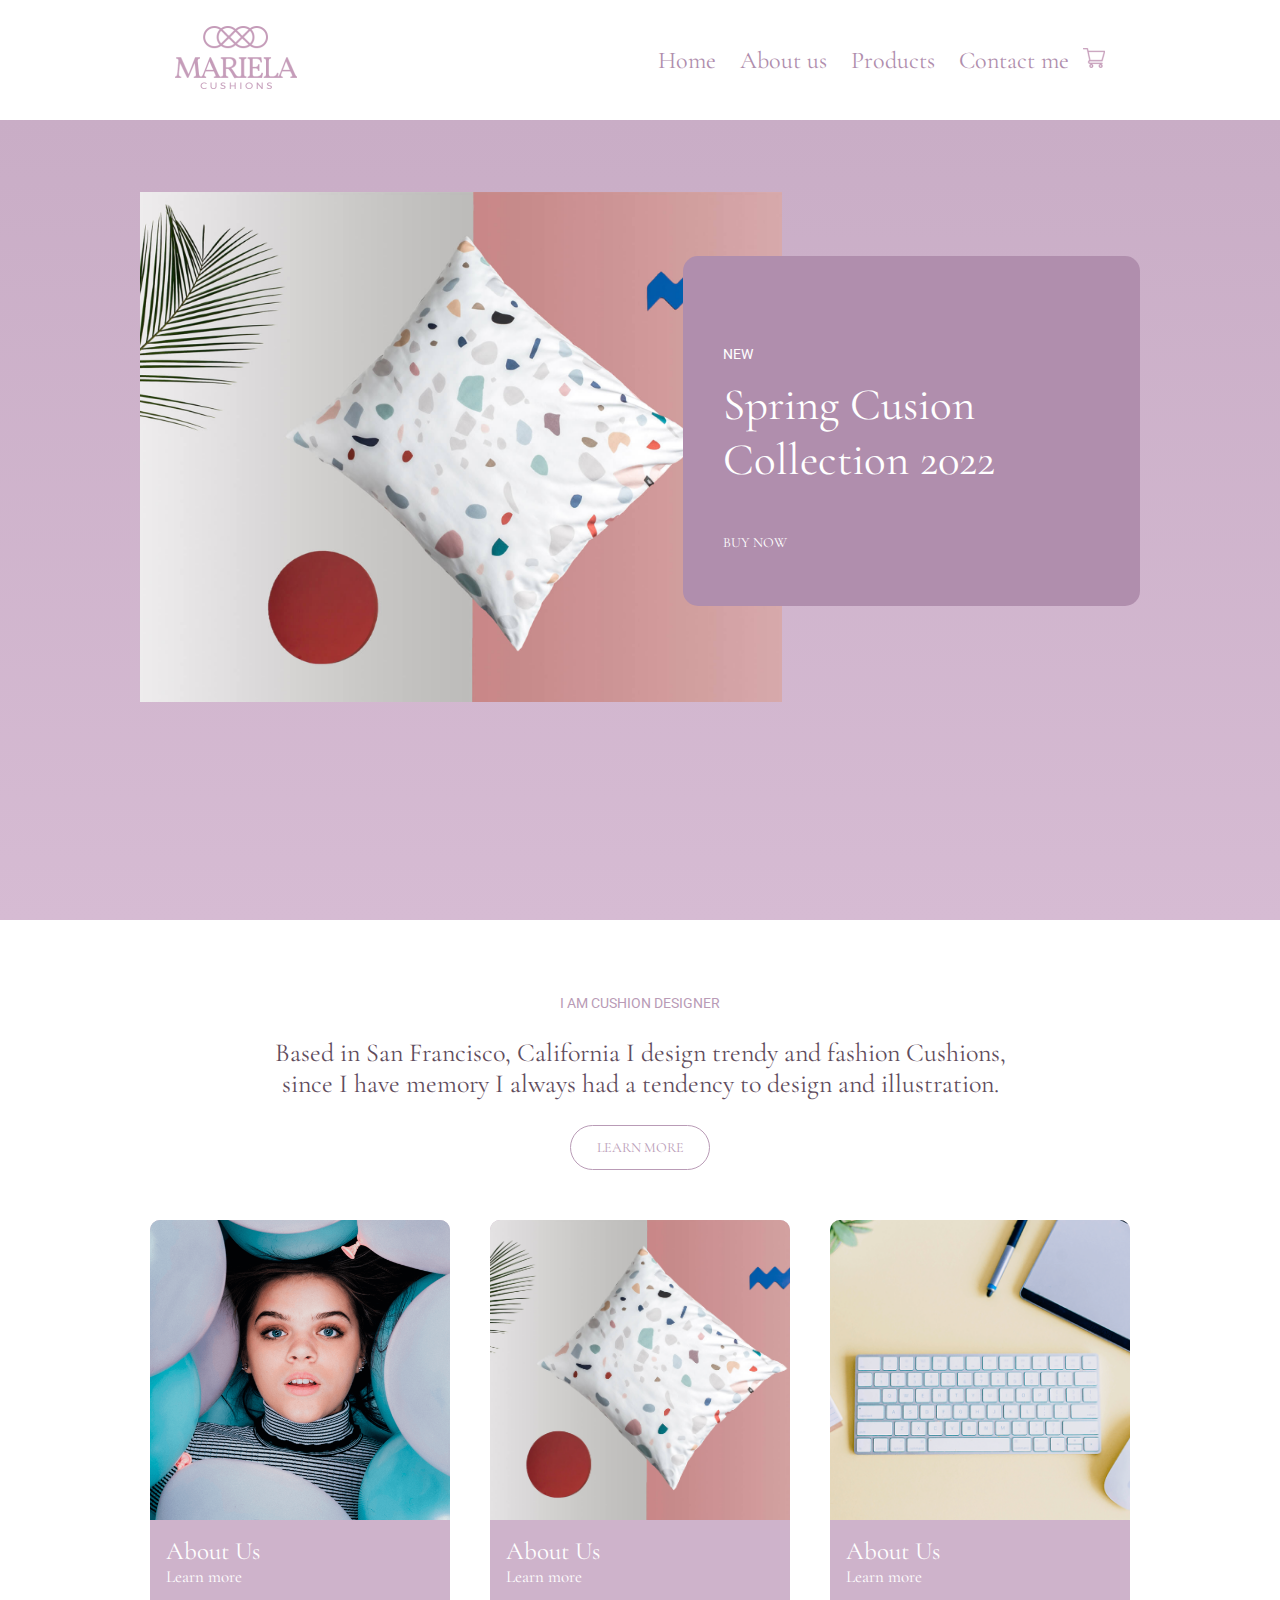
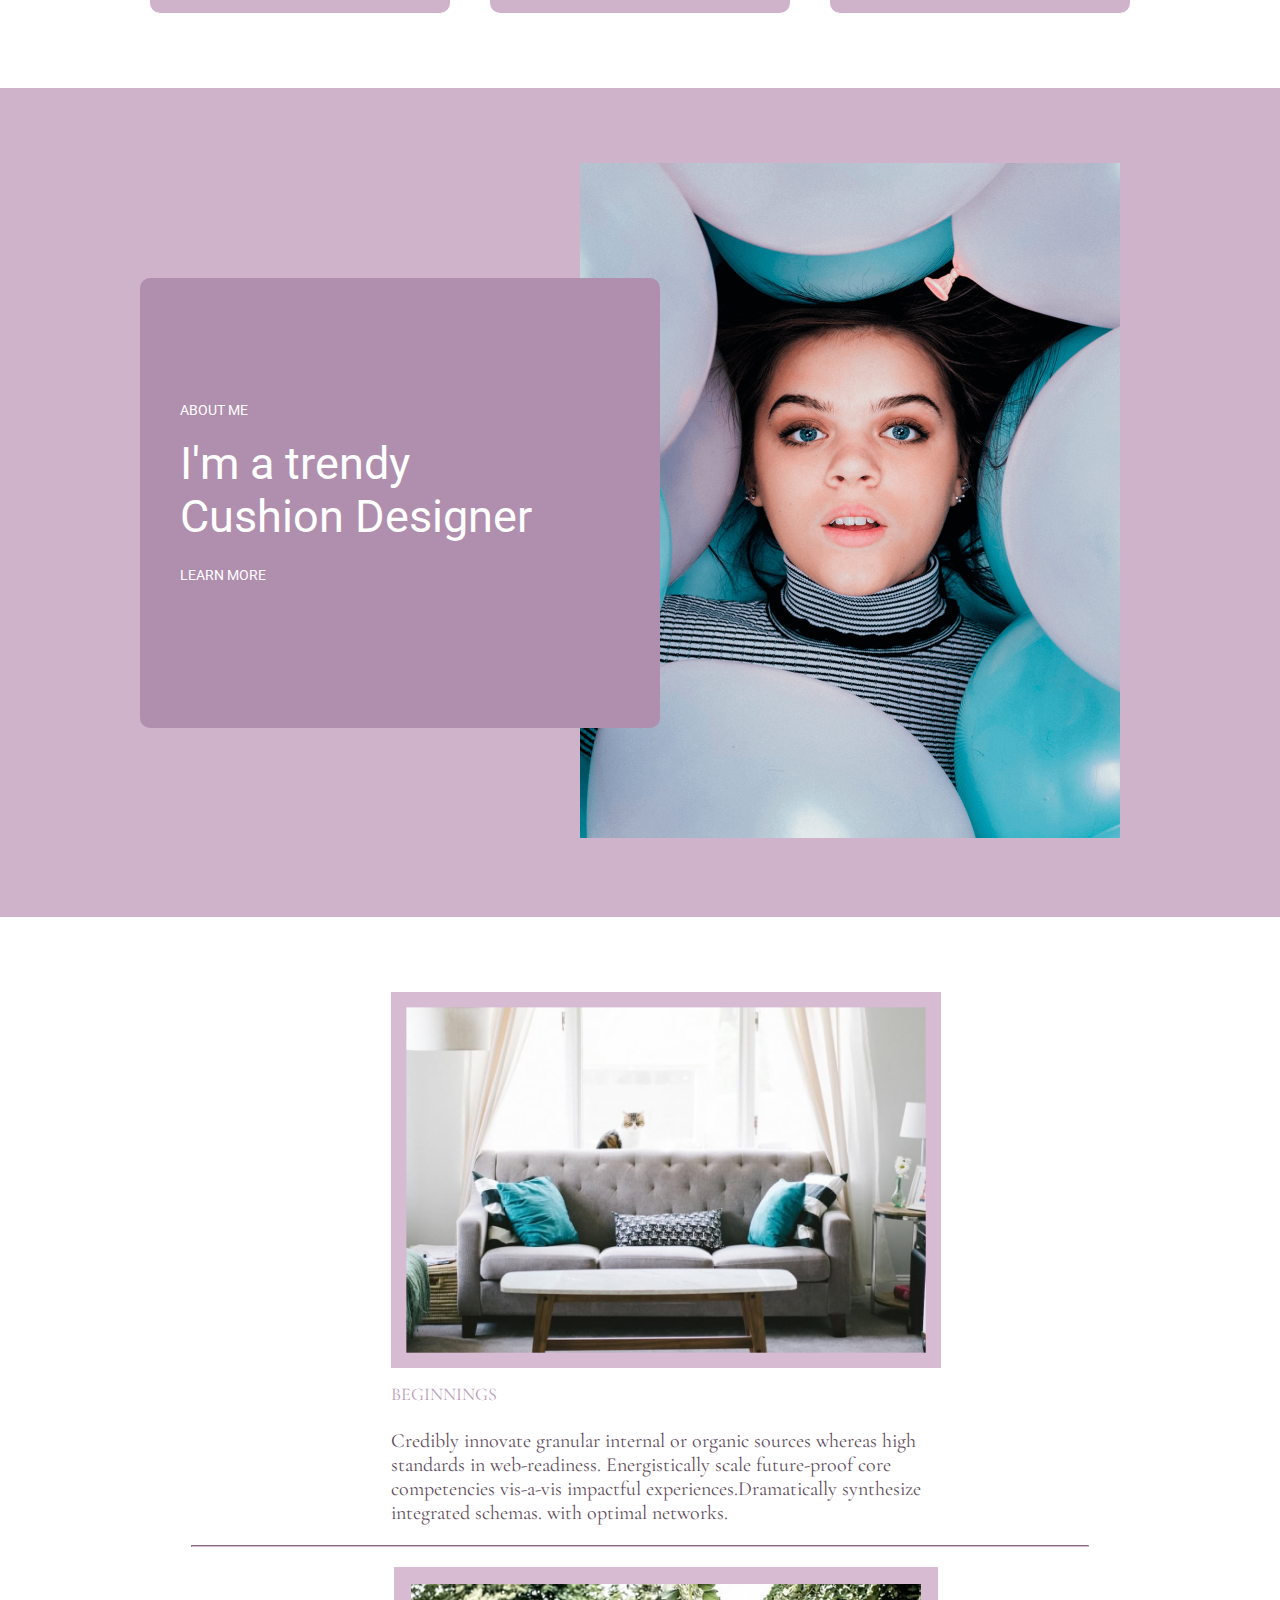
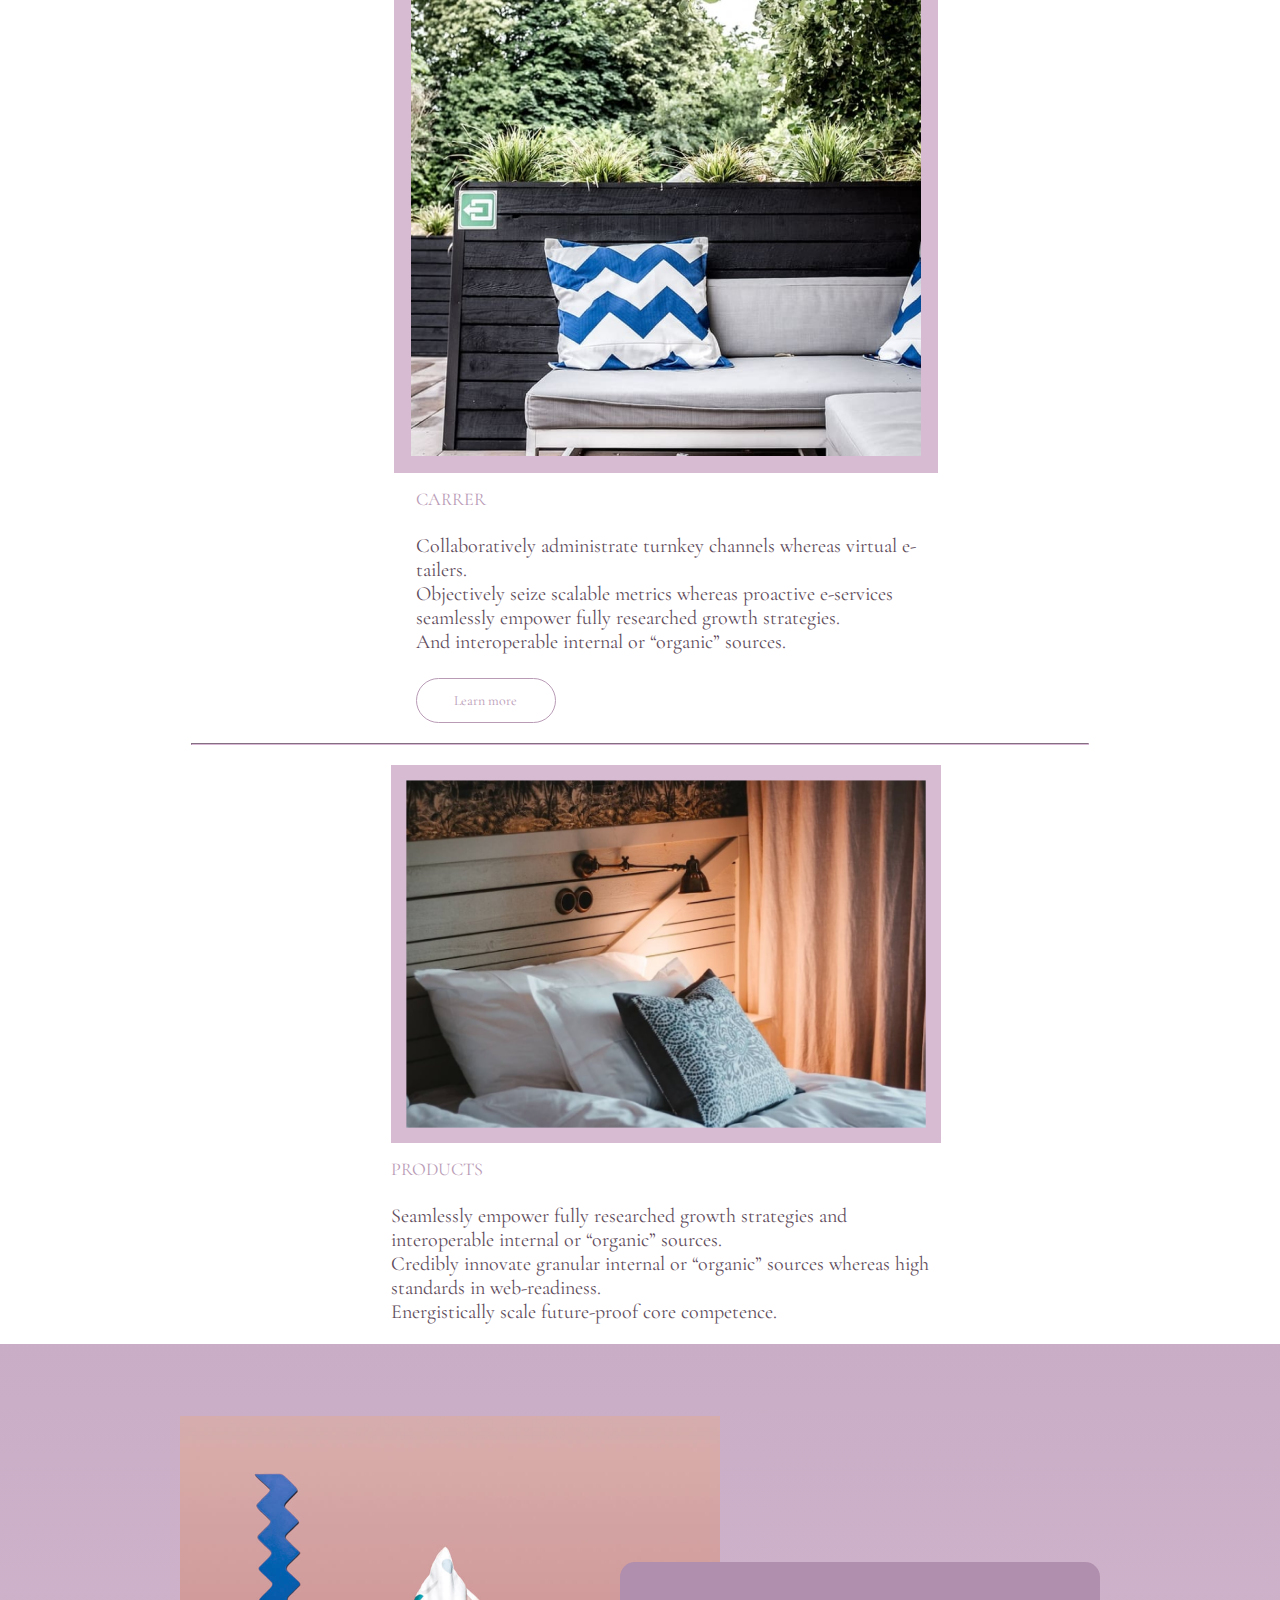
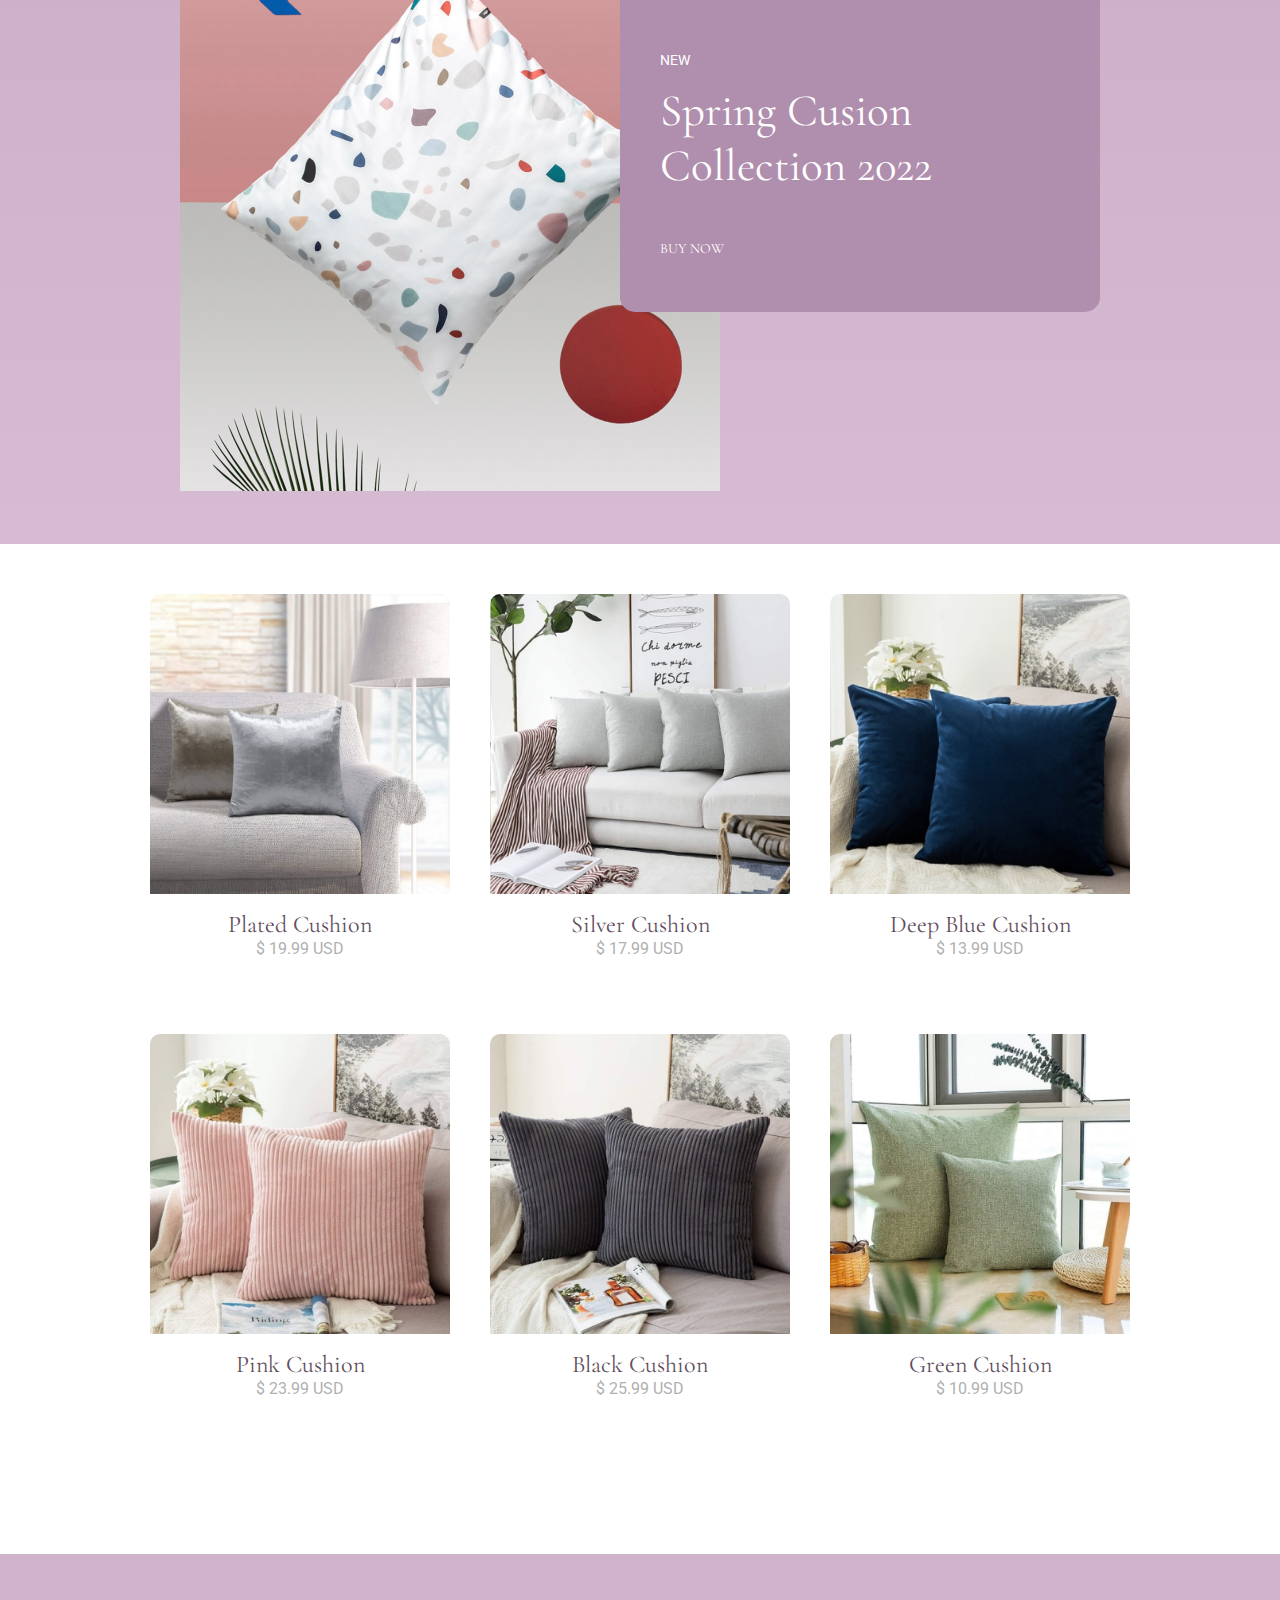
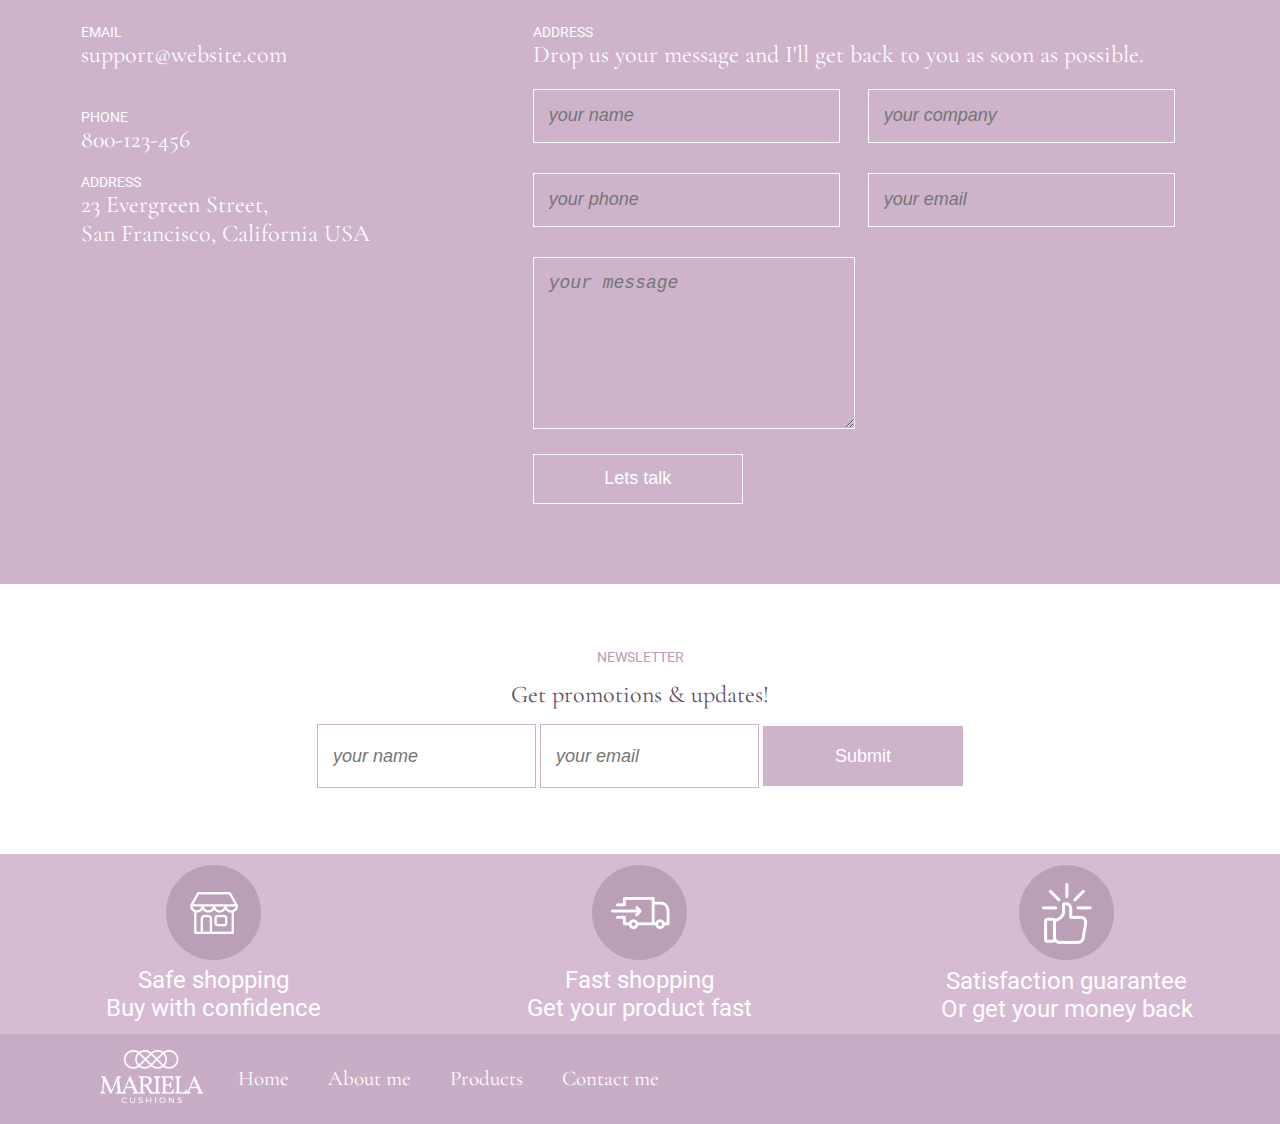
<file: Mariela/mariela.html>
<!DOCTYPE html>
<html lang="en">

<head>
  <meta charset="UTF-8" />
  <meta http-equiv="X-UA-Compatible" content="IE=edge" />
  <meta name="viewport" content="width=device-width, initial-scale=1.0" />
  <link rel="stylesheet" href="style/style.css" />
  <link rel="preconnect" href="https://fonts.googleapis.com" />
  <link rel="preconnect" href="https://fonts.gstatic.com" crossorigin />
  

  <title>Mariela</title>
</head>

<body>
  <div class="main">
    <!--Header part-->
    <header>
      <div class="logo">
        <a href="index.html"><img src="images/logo.png" alt="logo" /></a>
      </div>
      <nav class="nav-bar">
        <a href="#">Home</a>
        <a href="#">About us</a>
        <a href="#">Products</a>
        <a href="#">Contact me</a>
        <img style="cursor: pointer" src="images/card.png" alt="card" />
      </nav>
    </header>
    <!--Image Part starts from here-->
    <section id="face">
      <div class="img-container">
        <div class="image-capturer">
          <img src="images/cushion.png" alt="main" />
        </div>
        <div class="triangle">
          <p class="new">NEW</p>
          <p class="context">
            Spring Cusion <br />
            Collection 2022<br />
          </p>
          <a href="#" class="buy-btn">BUY NOW</a>
        </div>
      </div>
    </section>
    <section" class="about_us">
      <article>
        <p class="designer">I AM CUSHION DESIGNER</p>
        <p class="context2">
          Based in San Francisco, California I design trendy and fashion
          Cushions, <br> since I have memory I always had a tendency to design and
          illustration.
        </p>
        <div class="learn-more-btn">
          <a href="#"><button class="main-btn"> LEARN MORE</button></a>
        </div>

        <!--Cards start from here-->
        <div class="cards">
          <a href="#" class="card">
            <div class="card_image"
              style="background: url(./images/face.png); background-size: cover; background-position: center ; background-repeat: no-repeat;">
            </div>
            <div class="wrapper">
              <div class="card_title">About Us</div>
              <div class="card_details">Learn more</div>
            </div>
          </a>
          <a href="#" class="card">
            <div class="card_image"
              style="background: url(./images/cushion.png); background-size: cover; background-position: center ; background-repeat: no-repeat;">
            </div>
            <div class="wrapper">
              <div class="card_title">About Us</div>
              <div class="card_details">Learn more</div>
            </div>
          </a>
          <a href="#" class="card">
            <div class="card_image"
              style="background: url(./images/keyboard.png); background-size: cover; background-position: center ; background-repeat: no-repeat;">
            </div>
            <div class="wrapper">
              <div class="card_title">About Us</div>
              <div class="card_details">Learn more</div>
            </div>
          </a>
        </div>
        <!-- Cards Ending part-->
        <div class="overflov1">
          <div class="element-holder">
            <div class="image-holder">
              <img src="./images/face.png" alt="face">
            </div>
            <div class="self-box">
              <div class="about_me">ABOUT ME</div><br>
              <div class="main_context">I'm a trendy <br> Cushion Designer</div>
              <a href="#" class="buy-btn">LEARN MORE</a>
            </div>
          </div>
        </div> 
      </article>
      </section>
      <section id="products">
        <div class="h-cards">
          <div class="h-card">
            <div class="h-img"><img class="h-image" src="images/white_sofa.png" alt="sofa"></div>
            <div class="h-captions">
              <div class="h-theme">BEGINNINGS</div>
              <br>
              <div class="h-details">Credibly innovate granular internal or organic sources whereas high standards in web-readiness. Energistically scale future-proof core competencies vis-a-vis impactful experiences.Dramatically synthesize integrated schemas. with optimal networks. <br></div>
            </div>
          </div>
        </div>
        <hr>
        <div class="h-cards">
          <div class="h-card2">
            <div class="h-img2"><img class="h-image" src="images/black_sofa.png" alt="sofa"></div>
            <div class="h-captions2">
              <div class="h-theme">CARRER</div>
              <br>
              <div class="h-details">Collaboratively administrate turnkey channels whereas virtual e-tailers. <br>Objectively seize scalable metrics whereas proactive e-services seamlessly empower fully researched growth strategies. <br>And interoperable internal or “organic” sources.</div>
              <br>
              <button class="main-btn">Learn more</button>
            </div>
          </div>
        </div>
        <hr>
        <div class="h-cards">
          <div class="h-card">
            <div class="h-img"><img class="h-image" src="images/bed.png" alt="sofa"></div>
            <div class="h-captions">
              <div class="h-theme">PRODUCTS</div>
              <br>
              <div class="h-details">Seamlessly empower fully researched growth strategies and interoperable internal or “organic” sources. <br>Credibly innovate granular internal or “organic” sources whereas high standards in web-readiness. <br>Energistically scale future-proof core competence.</div>
            </div>
          </div>
        </div>
      </section>
      <section id="bg-face">
        <div class="img-container">
          <div class="image-capturer">
            <img src="images/cushion2.png" alt="main" />
          </div>
          <div class="triangle resizer">
            <p class="new">NEW</p>
            <p class="context">
              Spring Cusion <br />
              Collection 2022<br />
            </p>
            <a href="#" class="buy-btn">BUY NOW</a>
          </div>
        </div>
      </section>
      <section class="cushions">
        <div class="cards">
          <a href="#" class="card c-card" >
            <div class="card_image"
              style="background: url(./images/f-cushion.png); background-size: cover; background-position: center ; background-repeat: no-repeat;">
            </div>
            <div class="wrapper">
              <div class="card_title">Plated Cushion</div>
              <div class="card_details">$ 19.99 USD</div>
            </div>
          </a>
          <a href="#" class="card c-card">
            <div class="card_image"
              style="background: url(./images/f-cushion2.png); background-size: cover; background-position: center ; background-repeat: no-repeat;">
            </div>
            <div class="wrapper">
              <div class="card_title">Silver Cushion</div>
              <div class="card_details">$ 17.99 USD</div>
            </div>
          </a>
          <a href="#" class="card c-card">
            <div class="card_image"
              style="background: url(./images/f-cushion3.png); background-size: cover; background-position: center ; background-repeat: no-repeat;">
            </div>
            <div class="wrapper">
              <div class="card_title">Deep Blue Cushion</div>
              <div class="card_details">$ 13.99 USD</div>
            </div>
          </a>
        </div>
        <div class="cards">
          <a href="#" class="card c-card">
            <div class="card_image"
              style="background: url(./images/f-cushion4.png); background-size: cover; background-position: center ; background-repeat: no-repeat;">
            </div>
            <div class="wrapper">
              <div class="card_title">Pink Cushion</div>
              <div class="card_details">$ 23.99 USD</div>
            </div>
          </a>
          <a href="#" class="card c-card">
            <div class="card_image"
              style="background: url(./images/f-cushion5.png); background-size: cover; background-position: center ; background-repeat: no-repeat;">
            </div>
            <div class="wrapper">
              <div class="card_title">Black Cushion</div>
              <div class="card_details">$ 25.99 USD</div>
            </div>
          </a>
          <a href="#" class="card c-card">
            <div class="card_image"
              style="background: url(./images/f-cushion6.png); background-size: cover; background-position: center ; background-repeat: no-repeat;">
            </div>
            <div class="wrapper">
              <div class="card_title">Green Cushion</div>
              <div class="card_details">$ 10.99 USD</div>
            </div>
          </a>
        </div>
      </section>
      <section class="forms">
        <div class="left">
          <div class="l-theme">EMAIL</div>
          <div class="l-content">support@website.com</div><br>
          <div class="l-theme">PHONE</div>
          <div class="l-content">800-123-456</div>
          <div class="l-theme">ADDRESS</div>
          <div class="l-content">23 Evergreen Street,<br>San Francisco, California USA</div>
        </div>
        <div class="right">
          <div class="r-theme">ADDRESS</div>
          <div class="r-content">Drop us your message and I'll get back to you as soon as possible.</div>
          <div class="inputs">
            <form action="#">
              <label for="name">
                <input type="text" placeholder="your name" name="name" id="name" required>
              </label>
              <label for="company">
                <input type="text" placeholder="your company" name="company" id="company" required>
              </label>
            </form>
          </div>
          <div class="inputs">
            <form action="#">
              <label for="phone">
                <input type="number" placeholder="your phone" name="phone" id="phone" required>
              </label>
              <label for="email">
                <input type="email" placeholder="your email" name="email" id="email" required>
              </label>
            </form>
          </div>
          <div class="inputs">
            <form action="#">
              <label for="message">
                <textarea name="maessage" id="message" cols="25" rows="7" placeholder="your message"></textarea>
              </label>
            </form>
            <br>
            <div class="submit-btn">
              <button type="submit">Lets talk</button>
            </div>
          </div>
        </div>
      </section>
      <section class="subscribtion">
        <div class="s-theme">NEWSLETTER</div>
        <div class="s-content">Get promotions & updates!</div>
        <div class="s-input">
          <form action="#">
            <label for="name">
              <input type="text" placeholder="your name" required id="name" name="name">
            </label>
            <label for="email">
              <input type="email" placeholder="your email" required id="email" name="email">
            </label>
            <button type="submit">Submit</button>
          </form>
        </div>
      </section>
      <footer>
        <div class="services">
          <div class="s-holder">
            <div class="ser-images"><img src="images/home.png" alt="home"></div>
            <div class="ser-captions">Safe shopping <br>Buy with confidence</div> 
          </div>
          <div class="s-holder">
            <div class="ser-images"><img src="images/car.png" alt="home"></div>
            <div class="ser-captions">Fast shopping <br>Get your product fast</div> 
          </div>
          <div class="s-holder">
            <div class="ser-images"><img src="images/like.png" alt="home"></div>
            <div class="ser-captions">Satisfaction guarantee <br>Or get your money back</div> 
          </div>
        </div>
        <div class="bottom-nav">
          <div class="b-logo"><img src="images/logo2.png" alt="logo"></div>
          <div class="b-nav-links">
            <a href="#">Home</a>
            <a href="#">About me</a>
            <a href="#">Products</a>
            <a href="#">Contact me</a>
          </div>
          
        </div>
      </footer>
  </div>
</body>

</html>
</file>
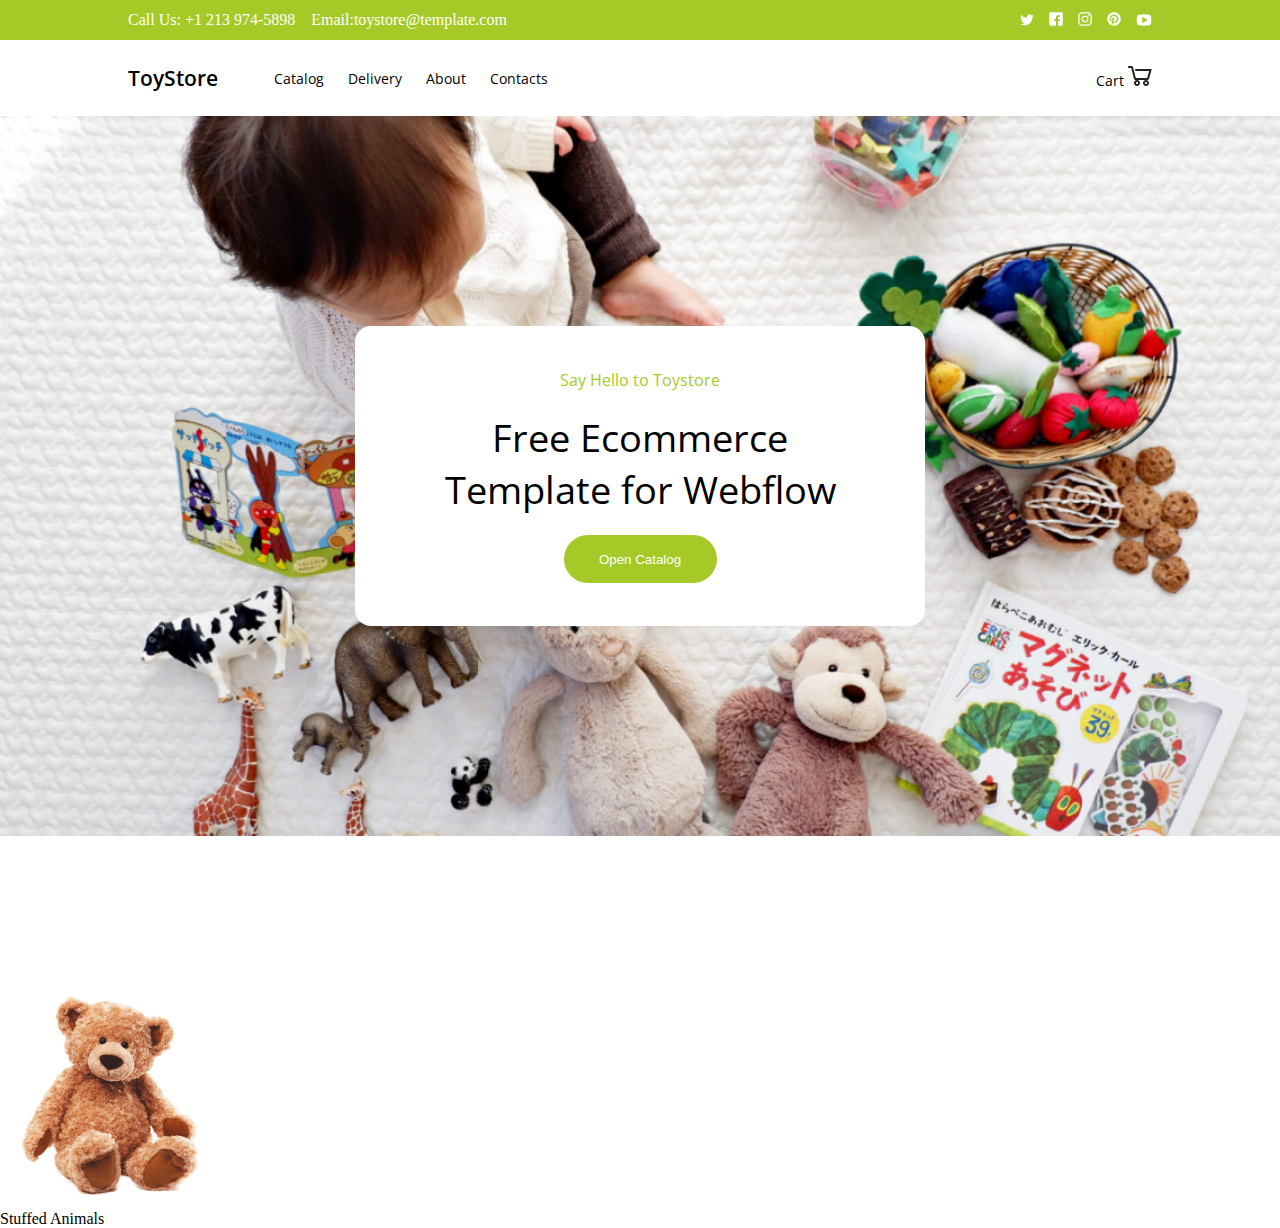
<file: toystore/toystore.html>
<!DOCTYPE html>
<html lang="en">
<head>
    <meta charset="UTF-8">
    <meta http-equiv="X-UA-Compatible" content="IE=edge">
    <meta name="viewport" content="width=device-width, initial-scale=1.0">
    <link rel="stylesheet" href="styles/toystore.css">
    <title>Toystore</title>
</head>
<body>
    <div class="main">
        <header>
            <div class="upper-element container">
                <div class="contacts">
                    <div>Call Us: +1 213 974-5898</div>
                    <div>Email:toystore@template.com</div>
                </div>
                <div class="icons">
                    <a href="#"><img src="icons/twitter.png" alt="twiter"></a>
                    <a href="#"><img src="icons/facebook.png" alt="facebook"></a>
                    <a href="#"><img src="icons/instogram.png" alt="insta"></a>
                    <a href="#"><img src="icons/pinterest.png" alt="pinterest"></a>
                    <a href="#"><img src="icons/youtube.png" alt="youtube"></a>
                </div>
            </div>
            <nav class="container nav-bar">
                <div class="link-wrapper">
                    <div class="logo">ToyStore</div>
                    <div class="links">
                        <a href="#">Catalog</a>
                        <a href="#">Delivery</a>
                        <a href="#">About</a>
                        <a href="#">Contacts</a>   
                    </div>
                    
                </div>
                <div class="icon-holder">
                    <a href="#">Cart <span><img src="./icons/cart.png" alt="cart"></span></a>
                </div>
                <div class="hamburger">
                    <div class="line1 line"></div>
                    <div class="line2 line" ></div>
                    <div class="line3 line"></div>
                </div>
            </nav>
        </header>
        <section class="bg-section">
            <div class="box">
                <div class="b-text1">Say Hello to Toystore</div>
                <div class="b-text2">Free Ecommerce <br>Template for Webflow</div>
                <div class="b-btn"><button>Open Catalog</button></div>
            </div>
        </section>
        <section class="card-section">
            <div class="h-cards">
                <div class="h-card">
                    <div class="left-img"><img src="./images/bear.png" alt="bear"></div>
                    <div class="right-txt">Stuffed Animals</div>
                </div>
            </div>
        </section>
    </div>
</body>
</html>
</file>
<file: Mariela/style/style.css>
@import url('https://fonts.googleapis.com/css2?family=Roboto&display=swap');
@import url('https://fonts.googleapis.com/css2?family=Cormorant+Garamond&family=Roboto&display=swap');
body{
    margin: 0;
    padding: 0;
    box-sizing: border-box;
    font-family: Cormorant Garamond;
    scroll-behavior: smooth;
    
}
.main{
    max-width: 100%;
    overflow-x: hidden;
    scroll-behavior: smooth;
}
:root{
    --link_clor:#B08EAD;

}
header{
    width: 100%;
    display: flex;
    justify-content: space-around;
    align-items: center;
    background-color: white;
    height: 120px;
}
.nav-bar a{
    padding-right: 40px;
    font-size: 24px;
    font-weight: 400;
    text-decoration: none;
    color: var(--link_clor);
    position: relative;
    padding: 0 10px;
   
}
.nav-bar a::after{
    content: "";
    position: absolute;
    height: 3px;
    width: 0;
    left: 0;
    bottom: -10px;
    background-color: var(--link_clor );
    transition: 0.3s;
}
.nav-bar a:hover::after{
   width: 100%;
}
#face,#face2{
    width: 100%;
    height: 800px;
    background-image: linear-gradient(#C9ADC6, #D6BBD3);
}
#bg-face{
    width: 100%;
    height: 800px;
    background-image: linear-gradient(#C9ADC6, #D6BBD3);
}
/*IMAGE OF MAIN PAGE*/
.image-capturer, .image-capturer2{
    padding-top: 72px;
}
.image-capturer img{
    max-width: 100%;
    height: auto;
    display: block;
    margin: auto;
}

.img-container{
    width: 90%;
    max-width: 1000px;
    margin: 0 auto;
    display: flex;
    align-items: center;
    justify-content: center;
}

.triangle{
    width: 50%;
    min-height: 350px;
    margin-left: -100px;
    margin-top: 40px;
    background-color:#B08EAD ;
    border-radius: 15px;
    padding: 0 4% 0 4%;
   

}

.resizer{
    width: 40%;
}
.new{
    font-size: 14px;
    font-family: Roboto;
    font-weight: 400;
    color: white;
    margin-top: 90px;
    margin-bottom: -30px;

}
.context{
    font-size: 45px;
    font-family:Cormorant Garamond ;
    color: white;
}
.buy-btn{
    font-size: 14px;
    text-decoration: none;
    color: white;
    position: relative;
    
    
}
.buy-btn::after{
    content: "";
    position: absolute;
    height: 3px;
    width: 0;
    left: 0;
    bottom: -10px;
    background-color: white;
    transition: 0.3s;

}
.buy-btn:hover::after{
    width: 100%;
   
}
@media(max-width:412px){
    #face{
        height: 750px !important;
    }
    #bg-face{
        height: 800px !important;
        
    }
}
@media(max-width:768px){
    
    .img-container{
        flex-direction: column;
    }
    .triangle{
        width: 80%;
        margin: 0;
        margin-top: -100px;
       
    }
    .resizer{
        width: 70%;
    }
    .context{
        font-size: 35px;
    }
    header{
        flex-direction: column;
        height: 140px;
    }
    #face{
        height: 850px;
    }
    #bg-face{
        height: 1000px;
        
    }
    
    .overflov1{
        display: flex;
        justify-content: center;
        flex-direction: column;
    }
    .element-holder{
        width: 90%;
        max-width: 1000px;
        flex-direction: column-reverse;
        justify-content: center;
        width: 70%;
        padding-right: 50% !important;
    }
    .self-box{
        display: block;
        margin: 0 auto!important;
        width: 300px !important;
        margin-left: -40px !important;
        margin-top: -100px !important;
        height: 350px;
    
    }
    .main_context{
        font-size: 35px;
    }
    .image-holder{
        margin-left: -50px !important;
    }
    
    
    .card:hover{
        transform: scale(1) !important;
        box-shadow: none !important;
    }

    .h-card{
        width: 350px !important;
        gap: 10px !important;
        flex-direction: column-reverse;
    }
    .h-captions, .h-details{
        width: 300px !important;
        font-size: 20px !important;
        color: #5F4D5D;
    }

    .h-card2{
        width: 350px !important;
        gap: 10px !important;
        flex-direction: column;
    }
    .h-captions2, .h-details{
        width: 300px !important;
        font-size: 20px !important;
        color: #5F4D5D;
    }
    .s-input {
        padding-left: 25%;
    }
    .s-input input{
        margin-bottom: 10px;
    }
    .subscribtion{
        height: 40vh !important;
    }
    .services{
        height: 80vh !important;
    }
    .bottom-nav{
        flex-direction: column;
        height: 20vh !important;
        justify-content: center;
        padding-left: 0px !important;
    }
    .nav-bar a{
        padding-right: 0px;
        font-size: 20px;
       
    }
    .b-nav-links{
        display: flex;
        
    }
    .b-nav-links a{
        font-size: 18px !important;
    }


}
@media(max-width:1000px){
    .forms{
        flex-direction: column-reverse;
        height: 1000px !important;
        gap: 20px;
        padding-left: 4%;
        padding-right: 4%;
    }
    .inputs input{
        margin-bottom: 10px;
    }
   
    
}
@media(max-width:1350px){
    .h-card{
        width: 550px;
        gap: 10px !important;
        flex-direction: column-reverse;
    }
    .h-captions, .h-details{
        width: 500px;
        font-size: 20px !important;
        color: #5F4D5D;
    }

    .h-card2{
        width: 550px;
        gap: 10px !important;
        flex-direction: column;
    }
    .h-captions2, .h-details{
        width: 500px;
        font-size: 20px !important;
        color: #5F4D5D;
    }
}



article {
    margin-top: 75px;
}
.designer, .context2, .learn-more-btn{
    text-align: center;
}
.designer{
    font-size: 14px;
    font-family: Roboto;
    color: #B99BB6 ;
}
.context2{
    font-size: 26px;
    color: #5F4D5D;
}
.main-btn{
    width: 140px;
    height: 45px;
    border:1px solid #B99BB6;
    border-radius: 25px;
    background-color: white;
    font-size: 14px;
    cursor: pointer;
    transition: 0.3s;
    color: #B99BB6;
    font-family: Cormorant Garamond;
}
.main-btn:hover{
    background-color: var(--link_clor);
    color: white;
    
}
/*Card starts from here*/
.cards{
    margin-top: 50px;
    display: flex;
    justify-content: center;
    flex-wrap: wrap;
    gap: 40px;

}
.card{
    display: flex;
    flex-direction: column;
    background:#CEB3CB ;
    color: white;
    border-radius: 10px;
    overflow: hidden;
    text-decoration: none;
    transition: .3s;
}
.card, .card_image{
    max-width: 360px;
    flex: 0 0 300px;
}
.card, .card_title{
    font-size: 25px;
    font-weight: 400;
}
.card, .card_detail{
    font-size: 17px;
    font-weight: 400;
}
.c-card{
    background-color:white !important; 
    text-align: center;
}
.c-card .card_title{
    font-size: 24px;
    color: #5F4D5D;
    font-family: Cormorant Garamond;
}
.c-card{
    font-size: 16px;
    color: #B0B0B0;
    font-family: Roboto;
}
.wrapper{
   padding: 1rem;
   margin-bottom: 10px;
}
/*Card Shadows*/

.card:hover{
    box-shadow: 0 8px 8px 10px rgba(43, 44, 44, 0.534);
    transform: scale(1.02);
}
/*second overflow*/
.overflov1{
    margin-top: 75px;
    background-color: #CEB3CB;
    color: white;
    font-family: Roboto;
}
.element-holder{
    width: 90%;
    padding: 75px;
    max-width: 1000px;
    margin: 0 auto;
    display: flex;
    align-items: center;
    justify-content: center;
}
.self-box{
    width: 440px;
    height: 450px;
    background-color: #B08EAD;
    order: 1;
    margin-right: -100px;
    z-index: 1;
    padding: 0 4% 0 4%;
    border-radius: 10px;
}
.image-holder{
    order: 2;
}
.image-holder, img{
    max-width: 100%;
    margin: 0 auto;
}
.about_me{
    font-size: 14px;
    padding-top: 124px;
}
.main_context{
    font-size: 45px;
    margin-bottom: 22px;
}


/*horizontal card part*/
#products{
    margin-top: 75px;
}
.h-cards{
    display: flex;
    flex-direction: column;
    justify-content: center;
    align-items: center;
    width: 80%;
    margin-bottom: 20px;
    margin-top: 20px;
}
.h-card{
    display: flex;
    gap: 40px;
    justify-content: center;
    align-items: center;
    padding-left: 30%;
}
.h-card, .h-img{
    order: 2;
}
.h-captions{
    order: 1;
}
.h-captions, .h-details{
    width: 550px;
    font-size: 24px;
    color: #5F4D5D;
}
.h-theme{
    width: 500px;
    font-size: 18px;
    color: #B99BB6;
}

.h-card2{
    display: flex;
    gap: 40px;
    justify-content: center;
    align-items: center;
    padding-left: 30%;
}
.h-card2, .h-img{
    order: 2;
}
.h-captions{
    order: 1;
}
hr{
    width: 70%;
    border-color: #D7B7D4;
}
/*Form Part*/
.forms{
    margin-top: 130px;
    background-color: #CEB3CB;
    height: 560px;
    color: white;
    display: flex;
    justify-content: space-around;
    padding-top: 70px;
}
.left .l-content{
    padding-bottom: 20px;
}
.l-theme{
    font-family: Roboto;
    font-size: 14px;
}
.l-content{
    font-family: Cormorant Garamond;
    font-size: 24px;
}
.r-theme{
    font-family: Roboto;
    font-size: 14px;
}
.r-content{
    font-family: Cormorant Garamond;
    font-size: 24px;
    margin-bottom: 20px;
}
.right{
    display: flex;
    flex-direction: column;
}
.inputs{
    margin-bottom: 30px;
}
.inputs input{
    height: 50px;
    width: 288px;
    border: 1px solid #FFFFFF;
    background-color: #CEB3CB;
    color: white;
    font-style: italic;
    margin-right: 24px;
    font-size: 18px;
    padding-left: 15px;
}
textarea{
    border-radius: 0px;
    border: 1px solid #FFFFFF;
    background-color: #CEB3CB;
    color: white;
    font-style: italic;
    font-size: 18px;
    padding: 15px;
}
.submit-btn button{
    width: 210px;
    height: 50px;
    border: 1px solid #FFFFFF;
    background-color: #CEB3CB;
    color: white;
    cursor: pointer;
    transition: .3s;
    font-size: 18px;
}
.submit-btn button:hover{
    background-color: white;
    color: #CEB3CB;
}
/*Subscribtion section*/
.subscribtion{
    height: 30vh;
    display: flex;
    flex-direction: column;
    justify-content: center;
    align-items: center;
    gap: 15px;
}
.s-theme{
    font-family: Roboto;
    font-size: 14px;
    color:#B99BB6
}
.s-content{
    font-size: 24px;
    color: #5F4D5D;
    font-family: Cormorant Garamond;
}
.s-input input{
    height: 60px;
    width: 200px;
    background-color: white;
    color: #CEB3CB;
    padding-left: 15px;
    font-style: italic;
    border-radius: 0;
    border: 1px solid#CEB3CB;
    font-size: 18px;
}
.s-input button{
    height: 60px;
    width: 200px;
    border-radius: 0;
    background-color: #CEB3CB;
    color: white;
    font-size: 18px;
    border: none;
    cursor: pointer;
}
/*Service section*/
.services{
    background-color: #D6BBD3;
    height: 20vh;
    color: white;
    display: flex;
    justify-content: space-around;
    flex-wrap: wrap;
    align-items: center;
}

.s-holder{
    width: 260px;
    text-align: center;
    font-size: 24px;
    font-family: Roboto;
}

/*bottom navigation bar*/
.bottom-nav{
    background-color: #C9ADC6;
    height: 10vh;
    display: flex;
    align-items: center;
    padding-left: 100px;
}
.bottom-nav a{
    text-decoration: none;
    color: white;
    font-size: 21px;
    padding-left: 35px;
}
</file>
<file: toystore/styles/toystore.css>
@import url("https://fonts.googleapis.com/css2?family=Open+Sans:wght@300&family=Varela+Round&display=swap");
@media (max-width: 800px) {
  .upper-element {
    visibility: hidden;
    height: 0;
    padding: 0 !important;
  }
  .nav-bar {
    -webkit-box-pack: justify !important;
        -ms-flex-pack: justify !important;
            justify-content: space-between !important;
    background-color: #A5C926 !important;
    color: white;
  }
  .nav-bar a {
    display: none;
  }
  .nav-bar .hamburger {
    display: block !important;
  }
}

body {
  margin: 0;
  padding: 0;
  -webkit-box-sizing: border-box;
          box-sizing: border-box;
  scroll-behavior: smooth;
}

.main {
  overflow-x: hidden;
}

.main .container {
  padding-left: 10%;
  padding-right: 10%;
}

.main .upper-element {
  color: white;
  background: #A5C926;
  display: -webkit-box;
  display: -ms-flexbox;
  display: flex;
  -webkit-box-pack: justify;
      -ms-flex-pack: justify;
          justify-content: space-between;
  -webkit-box-align: center;
      -ms-flex-align: center;
          align-items: center;
  padding-top: 9px;
  padding-bottom: 9px;
}

.main .upper-element .contacts {
  display: -webkit-box;
  display: -ms-flexbox;
  display: flex;
  gap: 16px;
}

.main .upper-element .icons {
  display: -webkit-box;
  display: -ms-flexbox;
  display: flex;
  gap: 15px;
  font-family: 'Open Sans', sans-serif;
}

.main .nav-bar {
  font-family: 'Open Sans', sans-serif;
  display: -webkit-box;
  display: -ms-flexbox;
  display: flex;
  -webkit-box-pack: justify;
      -ms-flex-pack: justify;
          justify-content: space-between;
  padding-top: 24px;
  padding-bottom: 24px;
  -webkit-box-align: center;
      -ms-flex-align: center;
          align-items: center;
  background-color: white;
}

.main .nav-bar a {
  -webkit-transition: .3s;
  transition: .3s;
  margin-left: 20px;
}

.main .nav-bar a:hover {
  color: #A5C926;
}

.main .nav-bar .hamburger {
  width: 35px;
  height: 40px;
  display: none;
  cursor: pointer;
}

.main .nav-bar .hamburger .line {
  height: 4px;
  width: 100%;
  background-color: white;
  display: block;
  border-radius: 5px;
  -webkit-transition: 0.3s ease;
  transition: 0.3s ease;
  margin: 5px;
}

.main .nav-bar a {
  text-decoration: none;
  font-size: 14px;
  color: black;
}

.main .nav-bar .link-wrapper {
  display: -webkit-box;
  display: -ms-flexbox;
  display: flex;
  -webkit-box-align: center;
      -ms-flex-align: center;
          align-items: center;
  gap: 36px;
}

.main .nav-bar .link-wrapper .logo {
  font-size: 21px;
  cursor: pointer;
  font-weight: 600;
}

.main .bg-section {
  background: url(../images/bg.png);
  background-size: cover;
  background-repeat: no-repeat;
  background-position: center center;
  height: 80vh;
  display: -webkit-box;
  display: -ms-flexbox;
  display: flex;
  -webkit-box-pack: center;
      -ms-flex-pack: center;
          justify-content: center;
  -webkit-box-align: center;
      -ms-flex-align: center;
          align-items: center;
}

.main .bg-section .box {
  width: 570px;
  height: 300px;
  border-radius: 16px;
  background-color: white;
  display: -webkit-box;
  display: -ms-flexbox;
  display: flex;
  -webkit-box-orient: vertical;
  -webkit-box-direction: normal;
      -ms-flex-direction: column;
          flex-direction: column;
  -webkit-box-pack: center;
      -ms-flex-pack: center;
          justify-content: center;
  -webkit-box-align: center;
      -ms-flex-align: center;
          align-items: center;
  font-family: 'Open Sans', sans-serif;
  gap: 20px;
}

.main .bg-section .box .b-text1 {
  font-size: 16px;
  color: #A5C926;
}

.main .bg-section .box .b-text2 {
  font-size: 38px;
  text-align: center;
  font-weight: 400;
}

.main .bg-section .box .b-btn button {
  width: 153px;
  height: 48px;
  background-color: #A5C926;
  border: none;
  border-radius: 24px;
  color: white;
  cursor: pointer;
  -webkit-transition: .3s;
  transition: .3s;
}

.main .bg-section .box .b-btn button:hover {
  -webkit-transform: scale(1.1);
          transform: scale(1.1);
}

.main .bg-section .box .b-btn button:active {
  -webkit-transform: scale(1);
          transform: scale(1);
}

.main .card-section {
  margin-top: 150px;
}
/*# sourceMappingURL=toystore.css.map */
</file>
